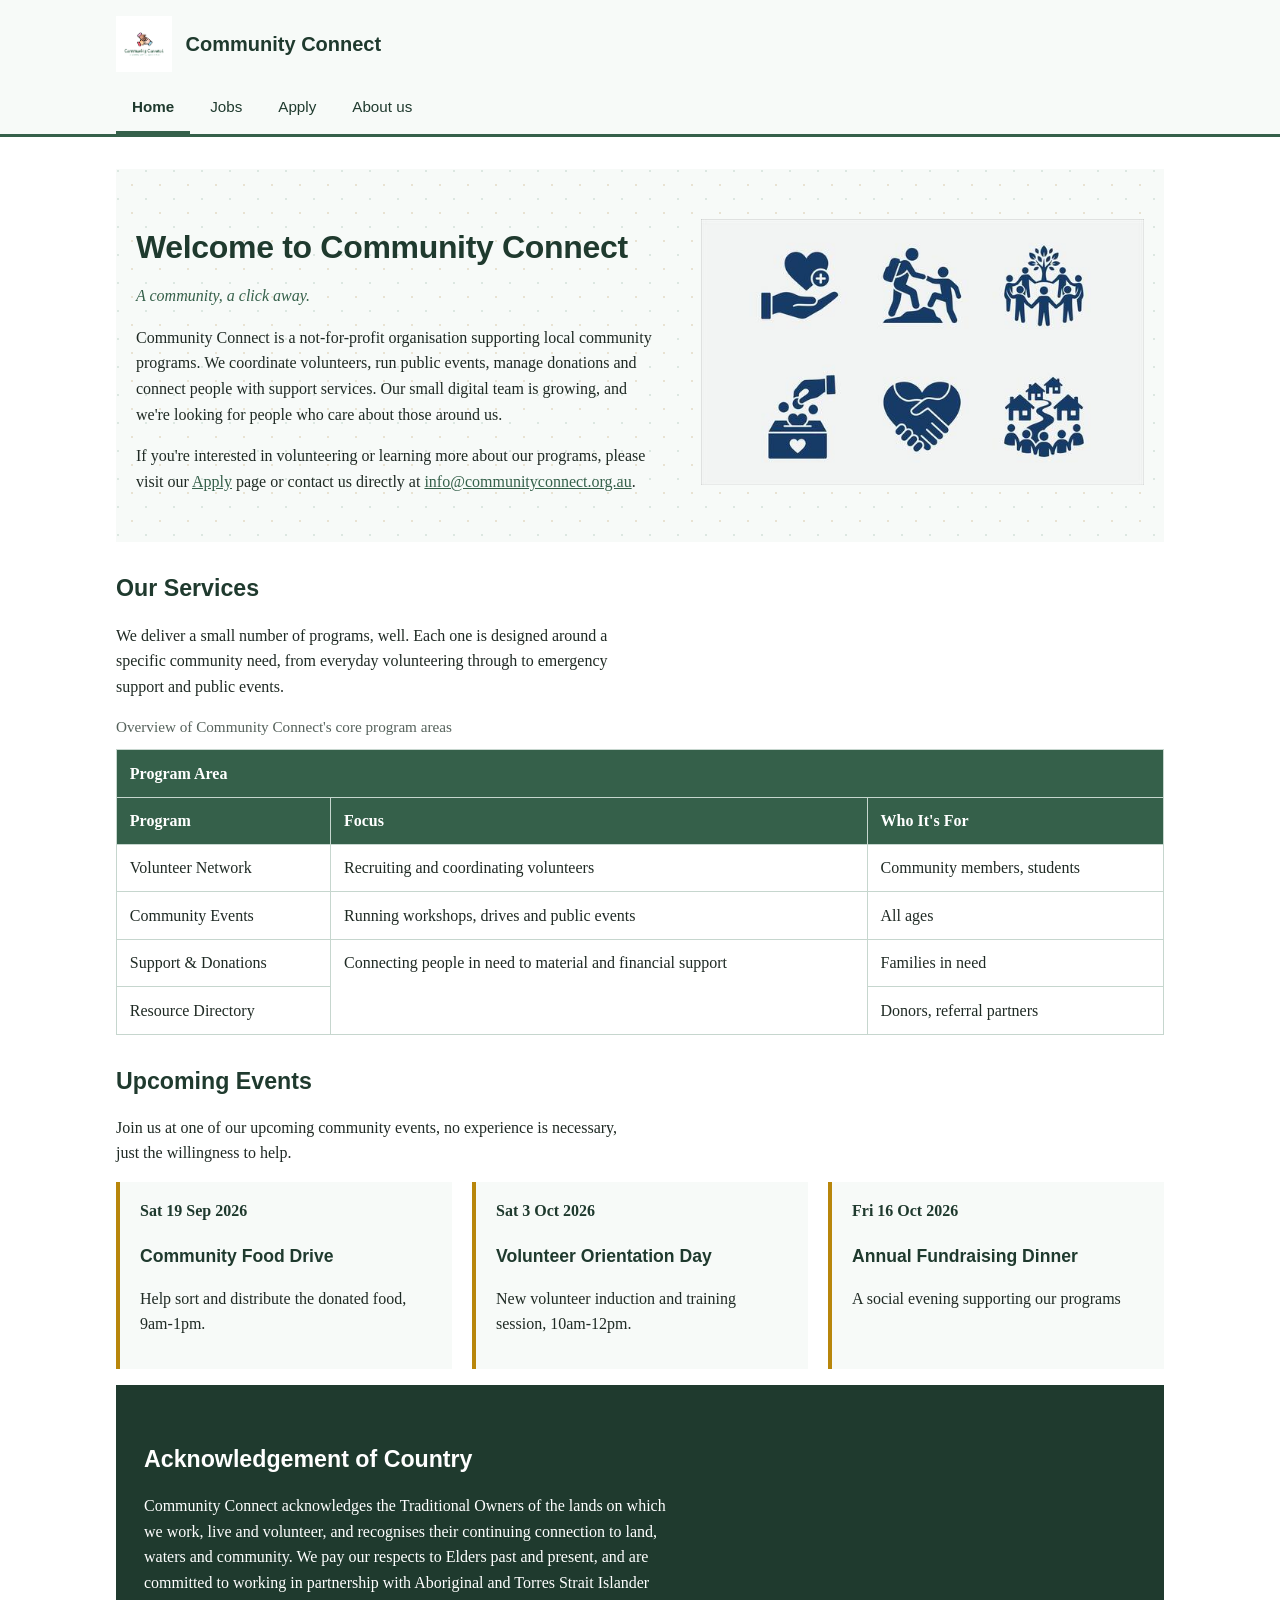
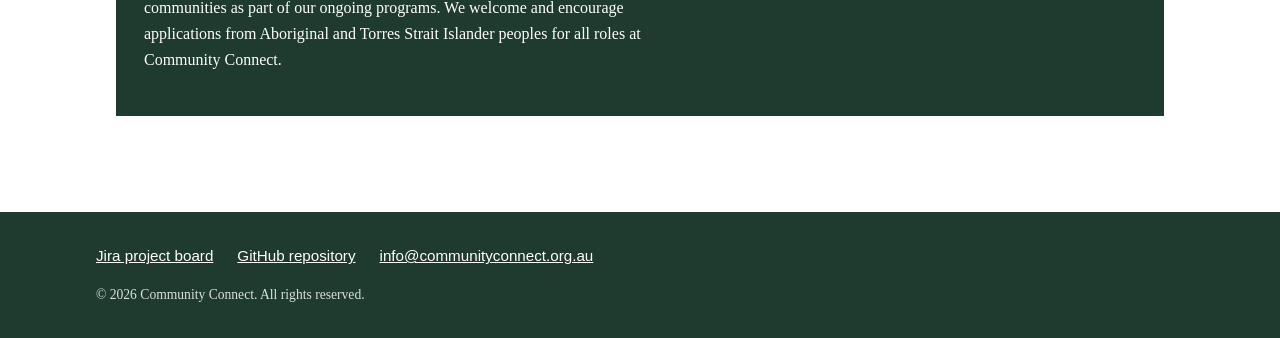
<file: index.html>
<!-- There is usage of Anthropic AI through the Claude API, which I, Vihaan Nambi, had reviewed and made any necessary modifications
 to make the code -->

<!DOCTYPE html>
<html lang="en">
<head>
    <title>Home | Community Connect</title>
    <meta charset="UTF-8">
    <meta name="viewport" content="width=device-width, initial-scale=1">
    <meta name="description" content="Community Connect is a not-for-profit supporting volunteers, community programs, events and local support services.">
    <meta name="author" content="Community Connect">
    <link rel="stylesheet" href="styles.css"> <!-- access to the style sheet (styles.css) -->

    <!-- EMBEDDED CSS (required on every page) -->
    <style>
    .page-home .promContent h1 {
      letter-spacing: -0.01em;
    }
    </style>
</head>

<body class="page-home">

    <!-- Skip link -->
    <a class="skip-link" href="#main-content">Skip to main content</a>

    <!-- Shared header and nav -->
    <header class="site-header">
        <a class="brand" href="index.html">
            <img src="images/logo.png" alt="Community Connect logo" height="56">
            <span class="brand-name">Community Connect</span>
        </a>

        <nav class="site-nav" aria-label="Main navigation">
            <ul>
                <li><a href="index.html" aria-current="page">Home</a></li>
                <li><a href="jobs.html">Jobs</a></li>
                <li><a href="apply.html">Apply</a></li>
                <li><a href="about.html">About us</a></li>
            </ul>
        </nav>
    </header>

    <main id="main-content">

        <!-- Prom: company branding, slogan, description and image. -->
        <section class="prom" aria-labelledby="promHeading">
            <div class="promContent">
                <h1 id="promHeading">Welcome to Community Connect</h1>

                <!-- Company slogan, called out as its own element -->
                <p class="slogan">A community, a click away.</p>

                <!-- Company description -->
                <p>
                    Community Connect is a not-for-profit organisation supporting local community programs. We coordinate volunteers, run public events, manage donations and connect people with support services. Our small digital team is growing, and we're looking for people who care about those around us.
                </p>
                <p>
                    If you're interested in volunteering or learning more about our
                    programs, please visit our <a href="apply.html">Apply</a> page or
                    contact us directly at
                    <a href="mailto:info@communityconnect.org.au">info@communityconnect.org.au</a>.
                </p>
            </div>

            <!-- Suitable image/visual content requirement -->
            <div class="promImage">
                <img src="images/community-image.jpg"
                     alt="Volunteers and community members working together at a local event">
            </div>
        </section>

        <!-- Services table: satisfies the "at least one meaningful table
             demonstrating cell merging" requirement.
             - colspan="3" merges the top header across all columns
             - rowspan="2" merges "Support & Donations" down two rows, since
               both rows describe the same underlying support function -->
        <section aria-labelledby="servicesHeading">
            <h2 id="servicesHeading">Our Services</h2>
            <p>
                We deliver a small number of programs, well. Each one is designed around a specific community need, from everyday volunteering through to emergency support and public events.
            </p>

            <table class="servicesTable">
                <caption>Overview of Community Connect's core program areas</caption>
                <thead>
                    <tr>
                        <th colspan="3">Program Area</th>
                    </tr>
                    <tr>
                        <th scope="col">Program</th>
                        <th scope="col">Focus</th>
                        <th scope="col">Who It's For</th>
                    </tr>
                </thead>
                <tbody>
                    <tr>
                        <td>Volunteer Network</td>
                        <td>Recruiting and coordinating volunteers</td>
                        <td>Community members, students</td>
                    </tr>
                    <tr>
                        <td>Community Events</td>
                        <td>Running workshops, drives and public events</td>
                        <td>All ages</td>
                    </tr>
                    <tr>
                        <td>Support &amp; Donations</td>
                        <td rowspan="2">Connecting people in need to material and financial support</td>
                        <td>Families in need</td>
                    </tr>
                    <tr>
                        <td>Resource Directory</td>
                        <td>Donors, referral partners</td>
                    </tr>
                </tbody>
            </table>
        </section>

        <!-- Events section: community programs/events content -->
        <section aria-labelledby="eventsHeading">
            <h2 id="eventsHeading">Upcoming Events</h2>
            <p>Join us at one of our upcoming community events, no experience is necessary, just the willingness to help.</p>

            <ul class="eventsList">
                <li class="eventCard">
                    <p class="eventDate">Sat 19 Sep 2026</p>
                    <h3>Community Food Drive</h3>
                    <p>Help sort and distribute the donated food, 9am-1pm.</p>
                </li>

                <li class="eventCard">
                    <p class="eventDate">Sat 3 Oct 2026</p>
                    <h3>Volunteer Orientation Day</h3>
                    <p>New volunteer induction and training session, 10am-12pm.</p>
                </li>

                <li class="eventCard">
                    <p class="eventDate">Fri 16 Oct 2026</p>
                    <h3>Annual Fundraising Dinner</h3>
                    <p>A social evening supporting our programs</p>
                </li>
            </ul>
        </section>

        <!-- Acknowledgement of Country -->
        <section class="acknowledgement" aria-labelledby="ackHeading">
            <h2 id="ackHeading">Acknowledgement of Country</h2>
            <p>
                Community Connect acknowledges the Traditional Owners of the lands on which we work, live and volunteer, and recognises their continuing connection to land, waters and community. We pay our respects to Elders past and present, and are committed to working in partnership with Aboriginal and Torres Strait Islander communities as part of our ongoing programs. We welcome and encourage applications from Aboriginal and Torres Strait Islander peoples for all roles at Community Connect.
            </p>
        </section>

    </main>

    <!-- Shared footer - identical classes to jobs.html, apply.html and about.html -->
    <footer class="site-footer">
        <h2 class="visually-hidden">Site information</h2>

        <ul class="footer-links">
            <li><a href="https://student-team-jgdgr2kt.atlassian.net/jira/software/projects/G03/boards/35">Jira project board</a></li>
            <li><a href="https://github.com/thehonouredgooner/G03-Community-and-Social-Services-Organisation">GitHub repository</a></li>
            <li><a href="mailto:info@communityconnect.org.au">info@communityconnect.org.au</a></li>
        </ul>

        <p class="copyright">&copy; 2026 Community Connect. All rights reserved.</p>
    </footer>

</body>
</html>
</file>
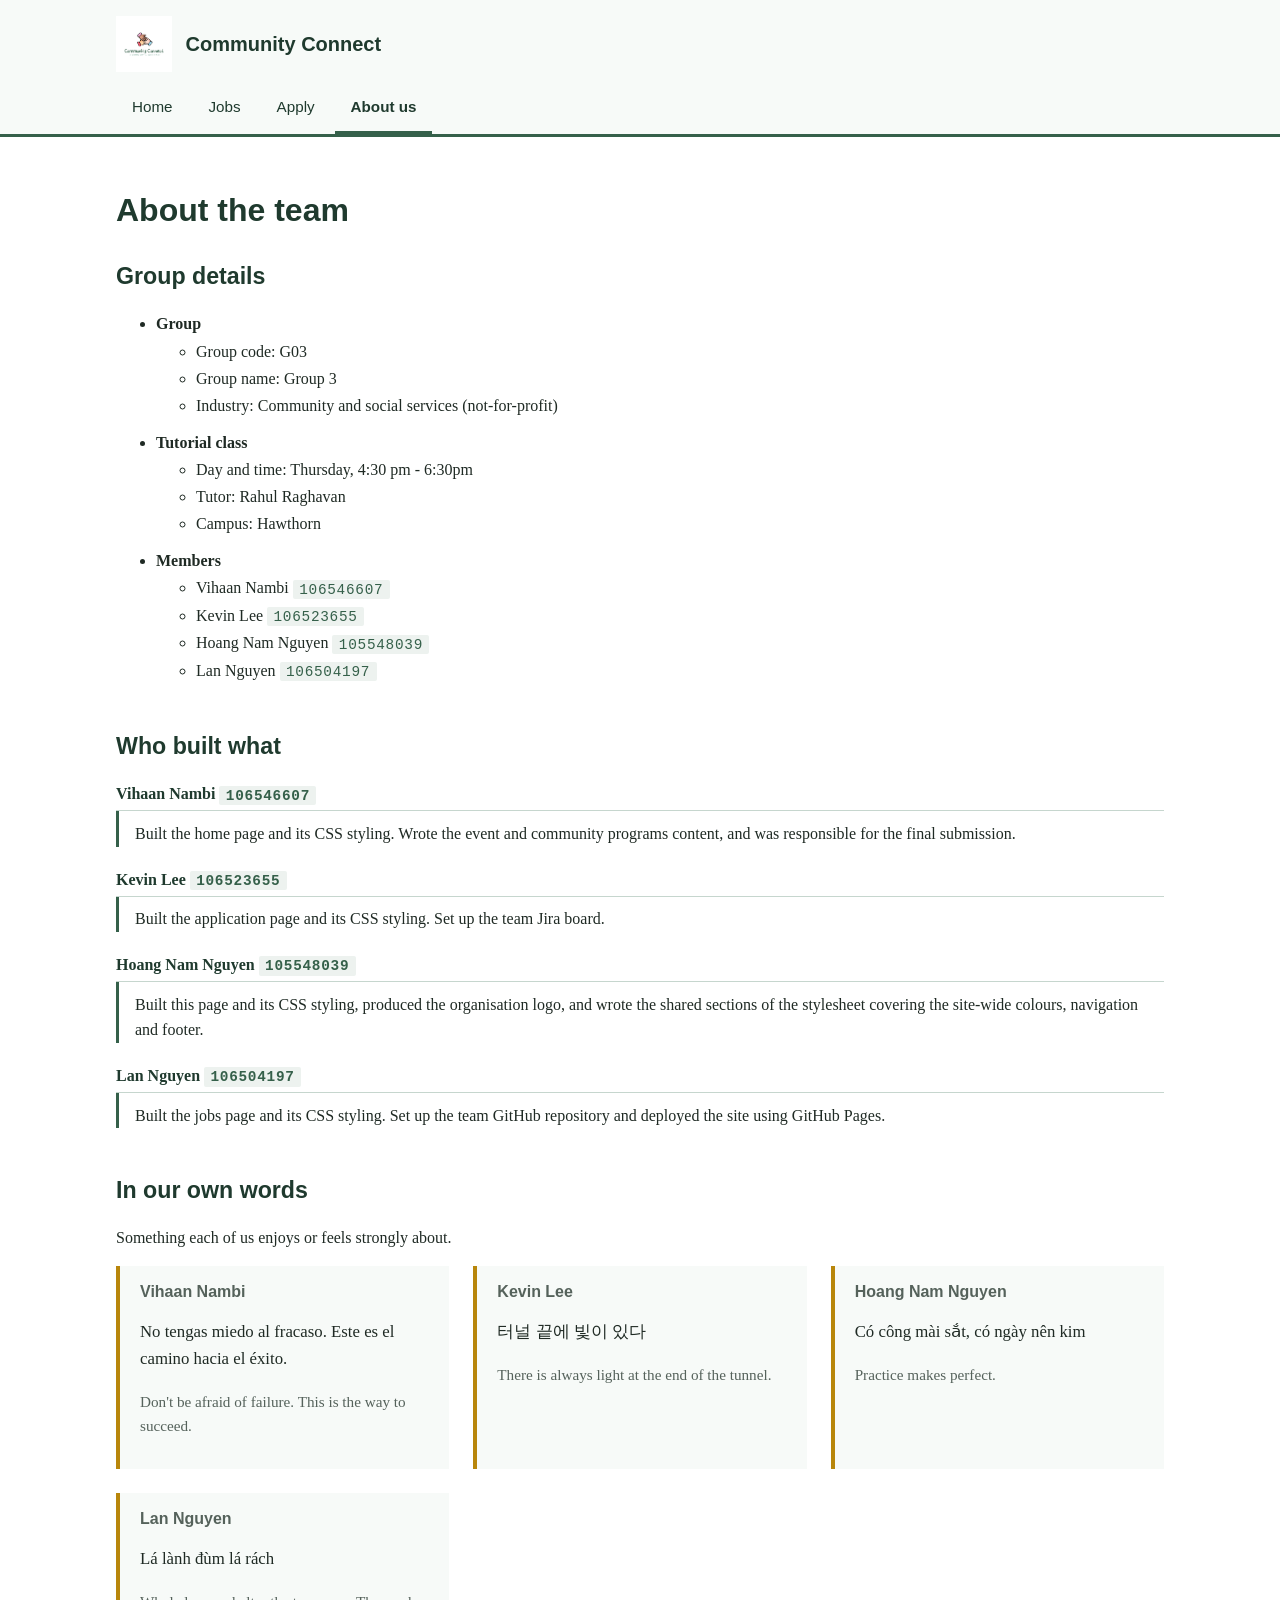
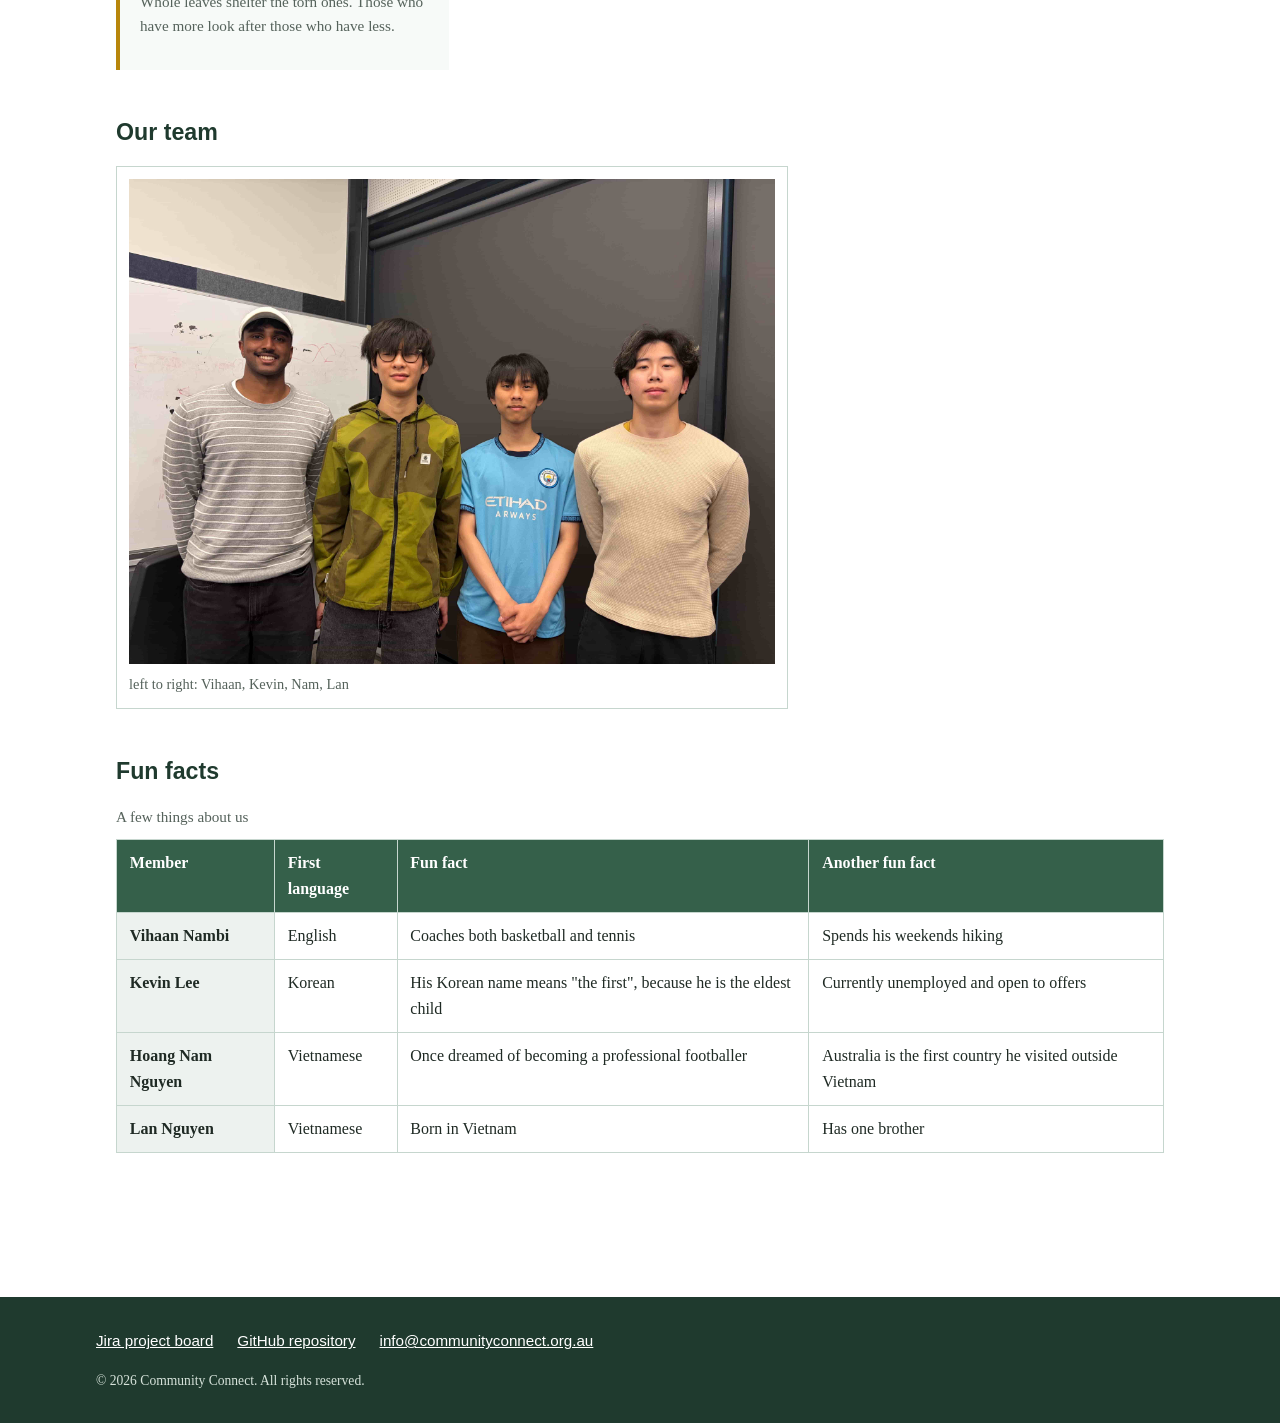
<file: about.html>
<!DOCTYPE html>
<html lang="en">
<head>
  <meta charset="utf-8">
  <meta name="viewport" content="width=device-width, initial-scale=1">
  <meta name="description" content="Meet the student team who designed and built the Community Connect recruitment website.">
  <title>About the Team | Community Connect</title>

  <link rel="stylesheet" href="styles.css">

  <style>
    .page-about .quote-grid {
      display: grid;
      grid-template-columns: repeat(auto-fit, minmax(260px, 1fr));
      gap: 1.5rem;
    }

    .page-about .quote-card blockquote {
      margin: 0;
      font-size: 1.05rem;
    }

    .page-about .translation {
      color: #55625B;
      font-size: 0.95rem;
    }
  </style>
</head>

<body class="page-about">
  <a class="skip-link" href="#main-content">Skip to main content</a>

  <header class="site-header">
    <a class="brand" href="index.html">
      <img src="images/logo.png" alt="Community Connect logo" height="56">
      <span class="brand-name">Community Connect</span>
    </a>

    <nav class="site-nav" aria-label="Main navigation">
      <ul>
        <li><a href="index.html">Home</a></li>
        <li><a href="jobs.html">Jobs</a></li>
        <li><a href="apply.html">Apply</a></li>
        <li><a href="about.html" aria-current="page">About us</a></li>
      </ul>
    </nav>
  </header>

  <main id="main-content">
    <h1>About the team</h1>

    <section aria-labelledby="group-heading">
      <h2 id="group-heading">Group details</h2>

      <ul class="group-details">
        <li>Group
          <ul>
            <li>Group code: G03</li>
            <li>Group name: Group 3</li>
            <li>Industry: Community and social services (not-for-profit)</li>
          </ul>
        </li>
        <li>Tutorial class
          <ul>
            <li>Day and time: Thursday, 4:30 pm - 6:30pm</li>
            <li>Tutor: Rahul Raghavan</li>
            <li>Campus: Hawthorn</li>
          </ul>
        </li>
        <li>Members
          <ul>
            <li>Vihaan Nambi <span class="student-id">106546607</span></li>
            <li>Kevin Lee <span class="student-id">106523655</span></li>
            <li>Hoang Nam Nguyen <span class="student-id">105548039</span></li>
            <li>Lan Nguyen <span class="student-id">106504197</span></li>
          </ul>
        </li>
      </ul>
    </section>

    <section aria-labelledby="contrib-heading">
      <h2 id="contrib-heading">Who built what</h2>

      <dl class="contributions">
        <dt>Vihaan Nambi <span class="student-id">106546607</span></dt>
        <dd>
          Built the home page and its CSS styling. Wrote the event and community programs content, and was responsible for the final submission.
        </dd>

        <dt>Kevin Lee <span class="student-id">106523655</span></dt>
        <dd>
          Built the application page and its CSS styling. Set up the team Jira board.
        </dd>

        <dt>Hoang Nam Nguyen <span class="student-id">105548039</span></dt>
        <dd>
           Built this page and its CSS styling, produced the organisation logo, and wrote the shared sections of the stylesheet covering the site-wide colours, navigation and footer.
        </dd>

        <dt>Lan Nguyen <span class="student-id">106504197</span></dt>
        <dd>
           Built the jobs page and its CSS styling. Set up the team GitHub repository and deployed the site using GitHub Pages.
        </dd>
      </dl>
    </section>

    <section aria-labelledby="quotes-heading">
      <h2 id="quotes-heading">In our own words</h2>

      <p>Something each of us enjoys or feels strongly about.</p>

      <div class="quote-grid"> 

        <article class="quote-card">
          <h3>Vihaan Nambi</h3>
          <blockquote lang="es">
            <p>No tengas miedo al fracaso. Este es el camino hacia el éxito.</p>
          </blockquote>
          <p class="translation" lang="en">Don't be afraid of failure. This is the way to succeed.</p>
        </article>

        <article class="quote-card">
          <h3>Kevin Lee</h3>
          <blockquote lang="ko">
            <p>터널 끝에 빛이 있다</p>
          </blockquote>
          <p class="translation" lang="en">There is always light at the end of the tunnel.</p>
        </article>

        <article class="quote-card">
          <h3>Hoang Nam Nguyen</h3>
          <blockquote lang="vi">
            <p>Có công mài sắt, có ngày nên kim</p>
          </blockquote>
          <p class="translation" lang="en">Practice makes perfect.</p>
        </article>

        <article class="quote-card">
          <h3>Lan Nguyen</h3>
          <blockquote lang="vi">
            <p>Lá lành đùm lá rách</p>
          </blockquote>
          <p class="translation" lang="en">Whole leaves shelter the torn ones. Those who have more look after those who have less.</p>
        </article>

      </div>
    </section>

    <section aria-labelledby="photo-heading">
      <h2 id="photo-heading">Our team</h2>

      <figure class="group-figure">
        <img src="images/group-photo.jpg"
             alt="picture of the four team members"
             style="max-width: 100%;">
        <figcaption>left to right: Vihaan, Kevin, Nam, Lan</figcaption>
      </figure>
    </section>

    <section aria-labelledby="facts-heading">
      <h2 id="facts-heading">Fun facts</h2>

      <table class="team-table">
        <caption>A few things about us</caption>
        <thead>
          <tr>
            <th scope="col">Member</th>
            <th scope="col">First language</th>
            <th scope="col">Fun fact</th>
            <th scope="col">Another fun fact</th>
          </tr>
        </thead>
        <tbody>
          <tr>
            <th scope="row">Vihaan Nambi</th>
            <td>English</td>
            <td>Coaches both basketball and tennis</td>
            <td>Spends his weekends hiking</td>
          </tr>
          <tr>
            <th scope="row">Kevin Lee</th>
            <td>Korean</td>
            <td>His Korean name means "the first", because he is the eldest child</td>
            <td>Currently unemployed and open to offers</td>
          </tr>
          <tr>
            <th scope="row">Hoang Nam Nguyen</th>
            <td>Vietnamese</td>
            <td>Once dreamed of becoming a professional footballer</td>
            <td>Australia is the first country he visited outside Vietnam</td>
          </tr>
          <tr>
            <th scope="row">Lan Nguyen</th>
            <td>Vietnamese</td>
            <td>Born in Vietnam</td>
            <td>Has one brother</td>
          </tr>
        </tbody>
      </table>
    </section>
  </main>

  <footer class="site-footer">
    <h2 class="visually-hidden">Site information</h2>

    <ul class="footer-links">
      <li><a href="https://student-team-jgdgr2kt.atlassian.net/jira/software/projects/G03/boards/35">Jira project board</a></li>
      <li><a href="https://github.com/thehonouredgooner/G03-Community-and-Social-Services-Organisation">GitHub repository</a></li>
      <li><a href="mailto:info@communityconnect.org.au">info@communityconnect.org.au</a></li>
    </ul>

    <p class="copyright">
      &copy; 2026 Community Connect. All rights reserved.
    </p>
  </footer>

</body>
</html>
</file>
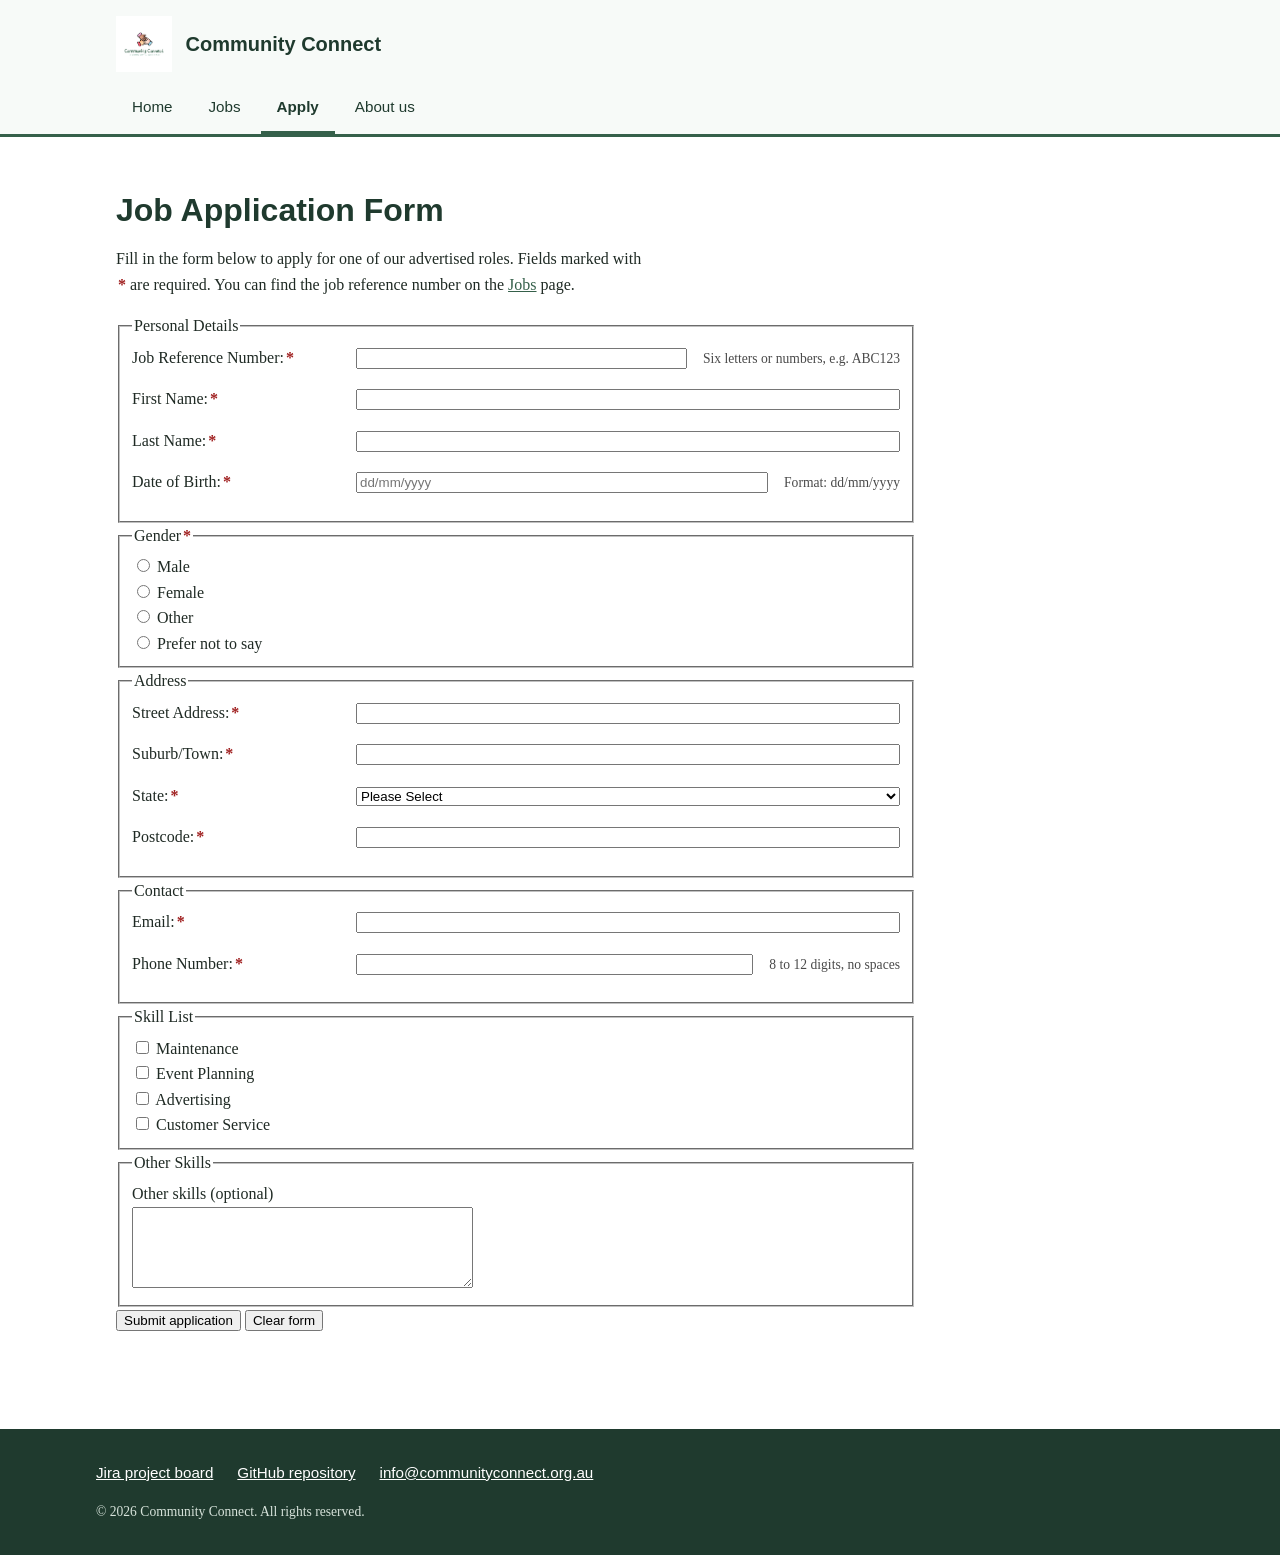
<file: apply.html>
<!DOCTYPE html>
<html lang="en">
    <head>
        <title>Apply | Community Connect</title>
        <meta charset="UTF-8">
        <meta name="description" content="Apply for a position at Community Connect. Submit your job application online.">
        <meta name="keywords" content="job application, apply, careers, recruitment">
        <meta name="author" content="Kevin Lee">
        <meta name="viewport" content="width=device-width, initial-scale=1">
        <link rel="stylesheet" href="styles.css">

        <!-- Parts of this form were drafted with help from Claude (Anthropic), then reviewed and edited by the author. -->
        
        <!-- EMBEDDED CSS: only this page has a form, so these two rules are kept here instead of in styles.css. -->
        <style>
            .req {
                color: #A02020;          /* dark red */
                font-weight: bold;
                margin-left: 2px;
            }

            .hint {
                display: block;
                font-size: 0.85em;
                color: #4A4A4A;          /* readable grey */
            }
        </style>
    </head>

    <body class="page-apply"><a class="skip-link" href="#main-content">Skip to main content</a>

        <!-- Shared header and nav - the same on all four pages. -->
        <header class="site-header">
            <a class="brand" href="index.html">
                <img src="images/logo.png" alt="Community Connect logo" height="56">
                <span class="brand-name">Community Connect</span>
            </a>

            <nav class="site-nav" aria-label="Main navigation">
                <ul>
                    <li><a href="index.html">Home</a></li>
                    <li><a href="jobs.html">Jobs</a></li>
                    <li><a href="apply.html" aria-current="page">Apply</a></li>
                    <li><a href="about.html">About us</a></li>
                </ul>
            </nav>
        </header>

        <main id="main-content">
            <h1>Job Application Form</h1>
            <p>
                Fill in the form below to apply for one of our advertised roles.
                Fields marked with <span class="req">*</span> are required.
                You can find the job reference number on the
                <a href="jobs.html">Jobs</a> page.
            </p>

            <!-- POST is used because the form sends personal details. The action URL is set by the unit. -->
            <form action="https://mercury.swin.edu.au/it000000/formtest.php" method="post">        
                <fieldset>
                    <legend>Personal Details</legend>

                    <!-- {6} means exactly six letters or numbers, no more and no less. -->
                    <div class="form-row">
                        <label for="JobRef">Job Reference Number:<span class="req" aria-hidden="true">*</span></label>
                        <input type="text" id="JobRef" name="JobRef" 
                            required
                            pattern="[A-Za-z0-9]{6}" 
                            maxlength="6"
                            title="Six letters or numbers, for example ABC123">
                        <small class="hint">Six letters or numbers, e.g. ABC123</small>
                    </div>

                    <div class="form-row"> 
                        <label for="Firstname">First Name:<span class="req" aria-hidden="true">*</span></label>
                        <input type="text" id="Firstname" name="Firstname" 
                            required 
                            pattern="[A-Za-z]{1,20}" 
                            maxlength="20" 
                            autocomplete="given-name"
                            title="Letters only, up to 20 characters">
                    </div>

                    <div class="form-row"> 
                        <label for="Lastname">Last Name:<span class="req" aria-hidden="true">*</span></label>
                        <input type="text" id="Lastname" name="Lastname" 
                            required
                            pattern="[A-Za-z]{1,20}" 
                            maxlength="20" 
                            autocomplete="family-name"
                            title="Letters only, up to 20 characters">
                    </div>

                    <!-- type="text", not type="date", because a date input forces yyyy-mm-dd and the unit asks for dd/mm/yyyy. -->
                    <div class="form-row"> 
                        <label for="DOB">Date of Birth:<span class="req" aria-hidden="true">*</span></label>
                        <input type="text" id="DOB" name="DOB" 
                            required
                            pattern="(0[1-9]|[12][0-9]|3[01])/(0[1-9]|1[0-2])/(19|20)[0-9]{2}" 
                            maxlength="10"
                            autocomplete="bday"
                            title="Use the format dd/mm/yyyy, for example 09/03/2004"
                            placeholder="dd/mm/yyyy">
                        <small class="hint">Format: dd/mm/yyyy</small>
                    </div>
                </fieldset>

                
                <fieldset>

                    <!-- The radios share one name, which is what groups them, and each needs its own value. -->
                    <legend>Gender<span class="req" aria-hidden="true">*</span></legend>

                    <div>
                        <input type="radio" id="genderMale" name="gender" value="male" required>
                        <label for="genderMale">Male</label>
                    </div>

                    <div>
                        <input type="radio" id="genderFemale" name="gender" value="female">
                        <label for="genderFemale">Female</label>
                    </div>

                    <div>
                        <input type="radio" id="genderOther" name="gender" value="other">
                        <label for="genderOther">Other</label>
                    </div>

                    <div>
                        <input type="radio" id="genderNoSay" name="gender" value="not-stated">
                        <label for="genderNoSay">Prefer not to say</label>
                    </div>
                </fieldset>
                
                <fieldset>
                    <legend>Address</legend>

                    <div class="form-row">
                        <label for="address">Street Address:<span class="req" aria-hidden="true">*</span></label>
                        <input type="text" id="address" name="address" 
                            required
                            maxlength="40" 
                            autocomplete="address-line1"
                            title="up to 40 characters">
                    </div>

                    <div class="form-row">
                        <label for="suburb">Suburb/Town:<span class="req" aria-hidden="true">*</span></label>
                        <input type="text" id="suburb" name="suburb"
                            required   
                            maxlength="40"
                            autocomplete="address-level2"
                            title="up to 40 characters">
                    </div>

                    <div class="form-row">
                        <label for="state">State:<span class="req" aria-hidden="true">*</span></label>
                        <select id="state" name="state" required>
                            <option value="">Please Select</option>
                            <option value="vic">VIC</option>
                            <option value="nsw">NSW</option>
                            <option value="qld">QLD</option>
                            <option value="nt">NT</option>
                            <option value="wa">WA</option>
                            <option value="sa">SA</option>
                            <option value="tas">TAS</option>
                            <option value="act">ACT</option>
                        </select>
                    </div>

                    <!-- type="text" keeps the leading zero in NT postcodes such as 0800, which type="number" would drop. -->
                    <div class="form-row">
                        <label for="postcode">Postcode:<span class="req" aria-hidden="true">*</span></label>
                        <input type="text" id="postcode" name="postcode" 
                            required
                            maxlength="4"
                            pattern="[0-9]{4}" 
                            inputmode="numeric"
                            autocomplete="postal-code"
                            title="Exactly four digits, for example 3000">
                    </div>
                </fieldset>
                
                <fieldset>
                    <legend>Contact</legend>

                    <!-- type="email" checks the format on its own, so no pattern is needed. -->
                    <div class="form-row">
                        <label for="email">Email:<span class="req" aria-hidden="true">*</span></label>
                        <input type="email" id="email" name="email" 
                            required
                            autocomplete="email"
                            title="Enter a valid email address, for example name@example.com">
                    </div>
                    
                    <!-- {8,12} allows 8 to 12 digits. -->
                    <div class="form-row">
                        <label for="phone">Phone Number:<span class="req" aria-hidden="true">*</span></label>
                        <input type="tel" id="phone" name="phone" 
                            required
                            pattern="[0-9]{8,12}"                            
                            maxlength="12" 
                            inputmode="numeric"
                            autocomplete="tel"
                            title="Between 8 and 12 digits, numbers only">                        
                        <small class="hint">8 to 12 digits, no spaces</small>
                    </div>
                </fieldset>
                
                <fieldset>
                    <legend>Skill List</legend>

                    <!-- name="skills[]" lets PHP receive every box that was ticked, not just the last one. -->
                    <div>
                        <input type="checkbox" id="skillMaintenance" name="skills[]" value="maintenance">
                        <label for="skillMaintenance">Maintenance</label>
                    </div>

                    <div>
                        <input type="checkbox" id="skillEvent" name="skills[]" value="event-planning">
                        <label for="skillEvent">Event Planning</label>
                    </div>

                    <div>
                        <input type="checkbox" id="skillAdvert" name="skills[]" value="advertising">
                        <label for="skillAdvert">Advertising</label>
                    </div>

                    <div>
                        <input type="checkbox" id="skillCustomer" name="skills[]" value="customer-service">
                        <label for="skillCustomer">Customer Service</label>
                    </div>
                    
                </fieldset>

                <fieldset>
                    <legend>Other Skills</legend>

                    <!-- INLINE CSS: a one-off rule so the box cannot be dragged wider than the form. -->
                    <div>
                        <label for="otherSkills">Other skills (optional)</label>
                        <br>
                        <textarea id="otherSkills" name="otherSkills"
                                rows="5" cols="40"
                                style="resize: vertical;"></textarea>
                    </div>
            </fieldset>
                
            <div>
                <button type="submit">Submit application</button>
                <button type="reset">Clear form</button>
            </div>

            </form>

        </main>


        <!-- Shared footer - the three project links are required on the site. -->
        <footer class="site-footer">
            <h2 class="visually-hidden">Site information</h2>

            <ul class="footer-links">
                <li><a href="https://student-team-jgdgr2kt.atlassian.net/jira/software/projects/G03/boards/35">Jira project board</a></li>
                <li><a href="https://github.com/thehonouredgooner/G03-Community-and-Social-Services-Organisation">GitHub repository</a></li>
                <li><a href="mailto:info@communityconnect.org.au">info@communityconnect.org.au</a></li>
            </ul>

            <p class="copyright">
                &copy; 2026 Community Connect. All rights reserved.
            </p>
        </footer>
    </body>
    </html>
</file>
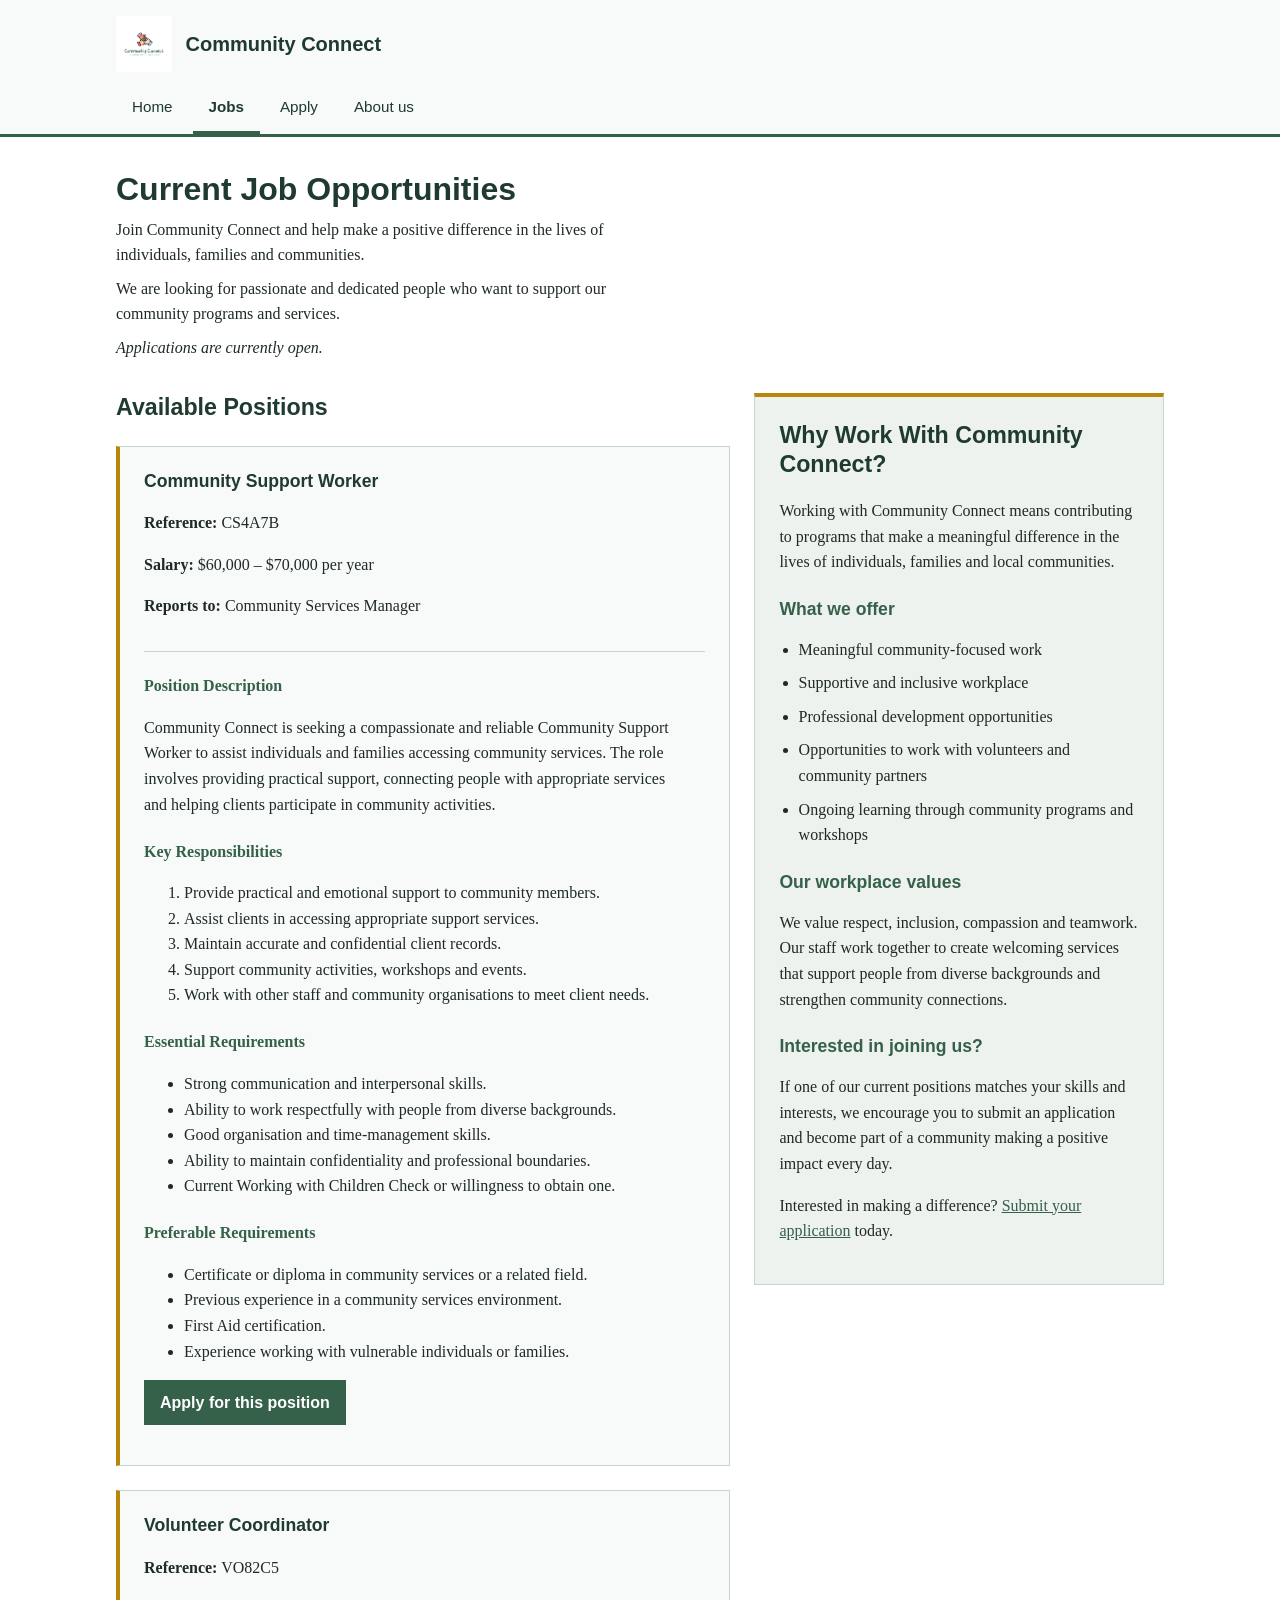
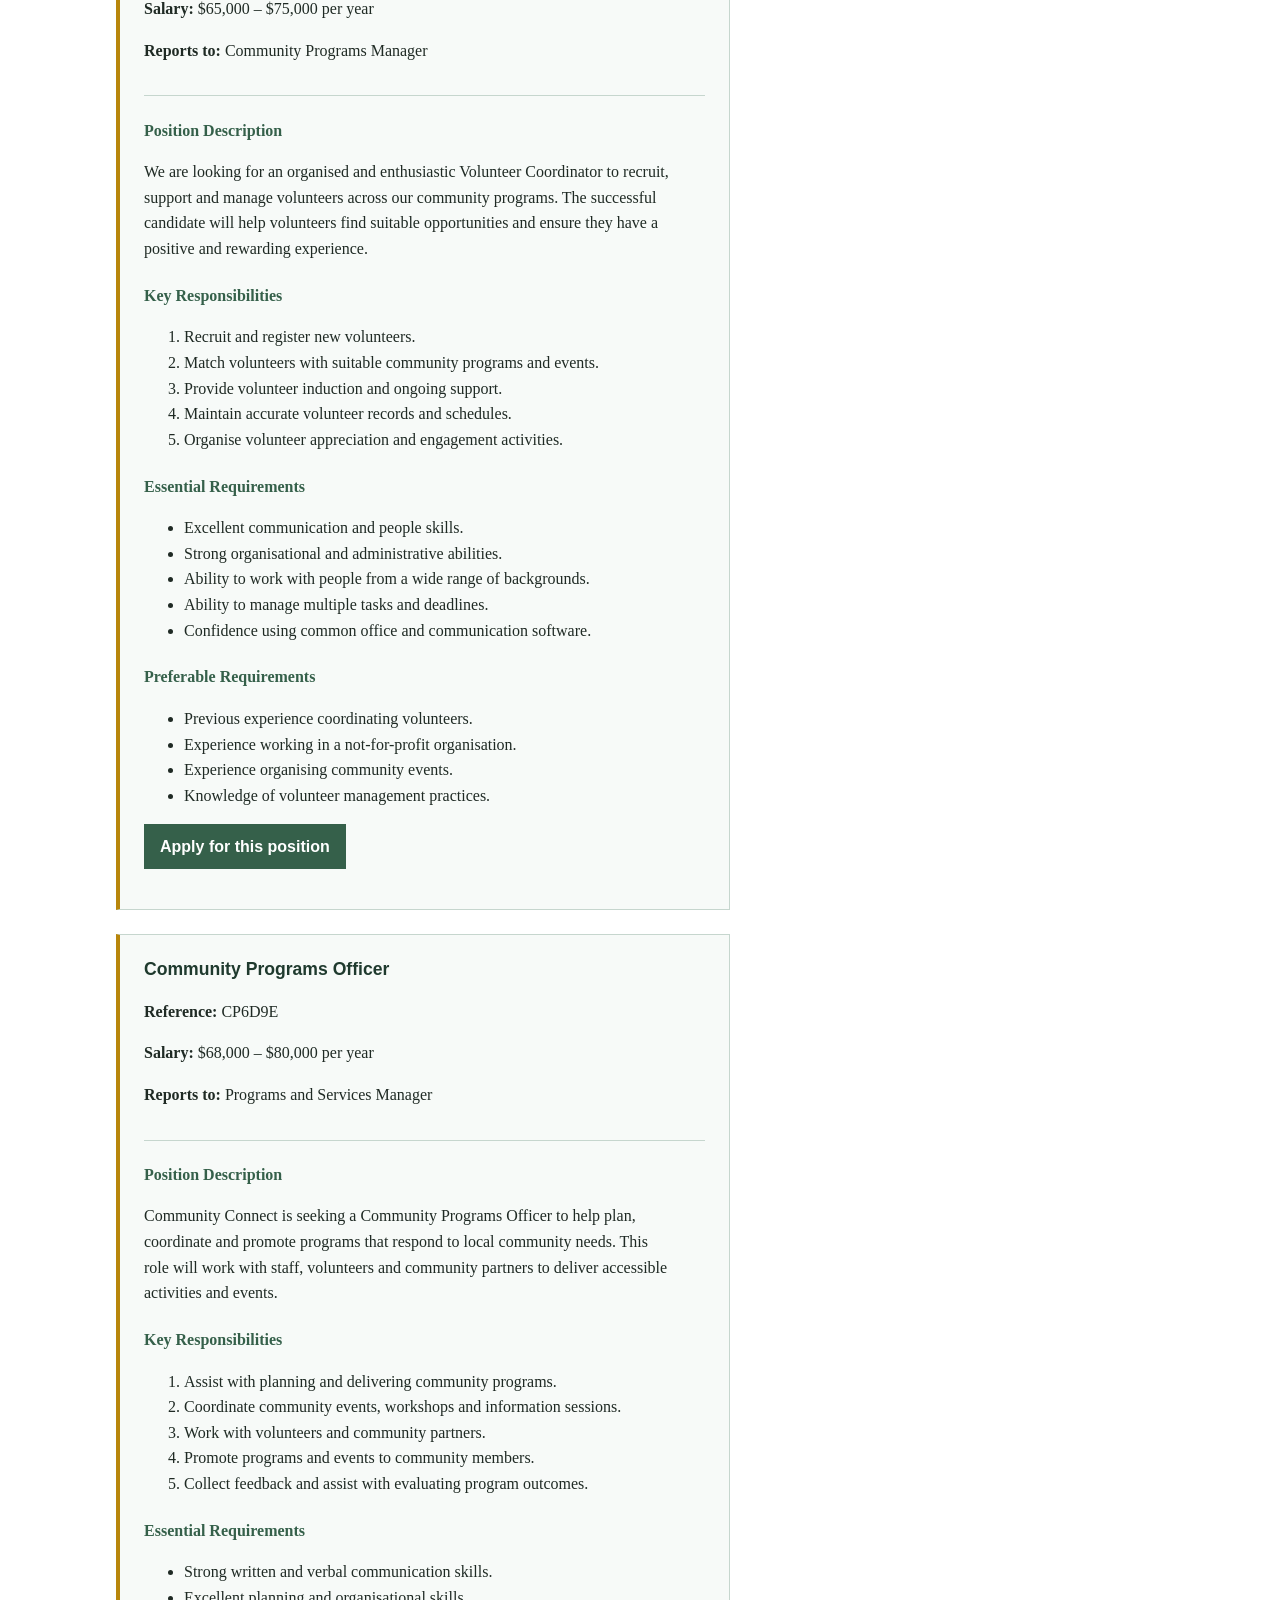
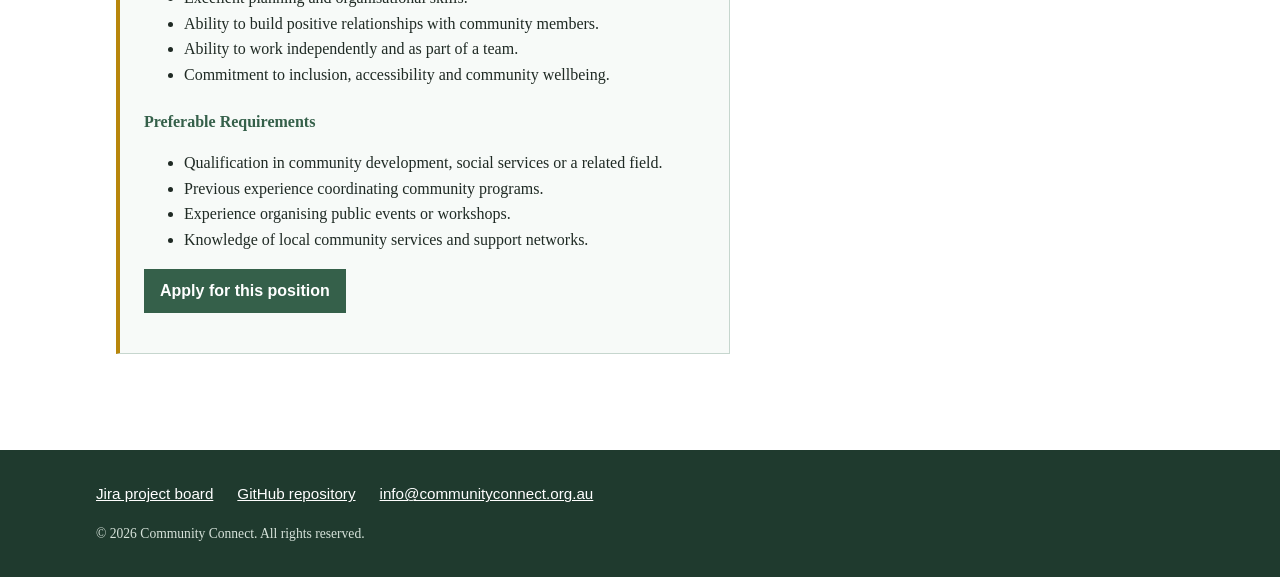
<file: jobs.html>
<!DOCTYPE html>
<html lang="en">
<head>
    <meta charset="UTF-8">
    <meta name="viewport" content="width=device-width, initial-scale=1.0">
    <meta name="description" content="Explore current job opportunities at Community Connect.">
    <title>Jobs | Community Connect</title>
    <link rel="stylesheet" href="styles.css">

    <link rel="stylesheet" href="styles.css">

    <style>
        .job-note {
            font-style: italic;
        }
        
    </style>
</head>

<body class="page-jobs">

    <a class="skip-link" href="#main-content">Skip to main content</a>

    <header class="site-header">
        <a class="brand" href="index.html">
            <img src="images/logo.png" alt="Community Connect logo" height="56">
            <span class="brand-name">Community Connect</span>  
        </a>

        <nav class="site-nav" aria-label="Main navigation">
            <ul>
                <li><a href="index.html">Home</a></li>
                <li><a href="jobs.html" aria-current="page">Jobs</a></li>
                <li><a href="apply.html">Apply</a></li>
                <li><a href="about.html">About us</a></li>
            </ul>
        </nav>
    </header>

    <main id="main-content">

        <section>
            <h1>Current Job Opportunities</h1>

            <p>
                Join Community Connect and help make a positive difference
                in the lives of individuals, families and communities.
            </p>

            <p>
                We are looking for passionate and dedicated people who want
                to support our community programs and services.
            </p>

            <p class="job-note">Applications are currently open.</p>
        </section>


        <section aria-labelledby="available-jobs">
            <h2 id="available-jobs">Available Positions</h2>

            <article>
                <header>
                    <h3>Community Support Worker</h3>

                    <p>
                        <strong>Reference:</strong> CS4A7B
                    </p>

                    <p>
                        <strong>Salary:</strong> $60,000 – $70,000 per year
                    </p>

                    <p>
                        <strong>Reports to:</strong> Community Services Manager
                    </p>
                </header>

                <section>
                    <h4>Position Description</h4>

                    <p>
                        Community Connect is seeking a compassionate and
                        reliable Community Support Worker to assist individuals
                        and families accessing community services. The role
                        involves providing practical support, connecting people
                        with appropriate services and helping clients participate
                        in community activities.
                    </p>
                </section>

                <section>
                    <h4>Key Responsibilities</h4>

                    <ol>
                        <li>Provide practical and emotional support to community members.</li>
                        <li>Assist clients in accessing appropriate support services.</li>
                        <li>Maintain accurate and confidential client records.</li>
                        <li>Support community activities, workshops and events.</li>
                        <li>Work with other staff and community organisations to meet client needs.</li>
                    </ol>
                </section>

                <section>
                    <h4>Essential Requirements</h4>

                    <ul>
                        <li>Strong communication and interpersonal skills.</li>
                        <li>Ability to work respectfully with people from diverse backgrounds.</li>
                        <li>Good organisation and time-management skills.</li>
                        <li>Ability to maintain confidentiality and professional boundaries.</li>
                        <li>Current Working with Children Check or willingness to obtain one.</li>
                    </ul>
                </section>

                <section>
                    <h4>Preferable Requirements</h4>

                    <ul>
                        <li>Certificate or diploma in community services or a related field.</li>
                        <li>Previous experience in a community services environment.</li>
                        <li>First Aid certification.</li>
                        <li>Experience working with vulnerable individuals or families.</li>
                    </ul>
                </section>

                <p>
                    <a href="apply.html">Apply for this position</a>
                </p>
            </article>


            <article>
                <header>
                    <h3>Volunteer Coordinator</h3>

                    <p>
                        <strong>Reference:</strong> VO82C5
                    </p>

                    <p>
                        <strong>Salary:</strong> $65,000 – $75,000 per year
                    </p>

                    <p>
                        <strong>Reports to:</strong> Community Programs Manager
                    </p>
                </header>

                <section>
                    <h4>Position Description</h4>

                    <p>
                        We are looking for an organised and enthusiastic
                        Volunteer Coordinator to recruit, support and manage
                        volunteers across our community programs. The successful
                        candidate will help volunteers find suitable opportunities
                        and ensure they have a positive and rewarding experience.
                    </p>
                </section>

                <section>
                    <h4>Key Responsibilities</h4>

                    <ol>
                        <li>Recruit and register new volunteers.</li>
                        <li>Match volunteers with suitable community programs and events.</li>
                        <li>Provide volunteer induction and ongoing support.</li>
                        <li>Maintain accurate volunteer records and schedules.</li>
                        <li>Organise volunteer appreciation and engagement activities.</li>
                    </ol>
                </section>

                <section>
                    <h4>Essential Requirements</h4>

                    <ul>
                        <li>Excellent communication and people skills.</li>
                        <li>Strong organisational and administrative abilities.</li>
                        <li>Ability to work with people from a wide range of backgrounds.</li>
                        <li>Ability to manage multiple tasks and deadlines.</li>
                        <li>Confidence using common office and communication software.</li>
                    </ul>
                </section>

                <section>
                    <h4>Preferable Requirements</h4>

                    <ul>
                        <li>Previous experience coordinating volunteers.</li>
                        <li>Experience working in a not-for-profit organisation.</li>
                        <li>Experience organising community events.</li>
                        <li>Knowledge of volunteer management practices.</li>
                    </ul>
                </section>

                <p>
                    <a href="apply.html">Apply for this position</a>
                </p>
            </article>


            <article>
                <header>
                    <h3>Community Programs Officer</h3>

                    <p>
                        <strong>Reference:</strong> CP6D9E
                    </p>

                    <p>
                        <strong>Salary:</strong> $68,000 – $80,000 per year
                    </p>

                    <p>
                        <strong>Reports to:</strong> Programs and Services Manager
                    </p>
                </header>

                <section>
                    <h4>Position Description</h4>

                    <p>
                        Community Connect is seeking a Community Programs Officer
                        to help plan, coordinate and promote programs that respond
                        to local community needs. This role will work with staff,
                        volunteers and community partners to deliver accessible
                        activities and events.
                    </p>
                </section>

                <section>
                    <h4>Key Responsibilities</h4>

                    <ol>
                        <li>Assist with planning and delivering community programs.</li>
                        <li>Coordinate community events, workshops and information sessions.</li>
                        <li>Work with volunteers and community partners.</li>
                        <li>Promote programs and events to community members.</li>
                        <li>Collect feedback and assist with evaluating program outcomes.</li>
                    </ol>
                </section>

                <section>
                    <h4>Essential Requirements</h4>

                    <ul>
                        <li>Strong written and verbal communication skills.</li>
                        <li>Excellent planning and organisational skills.</li>
                        <li>Ability to build positive relationships with community members.</li>
                        <li>Ability to work independently and as part of a team.</li>
                        <li>Commitment to inclusion, accessibility and community wellbeing.</li>
                    </ul>
                </section>

                <section>
                    <h4>Preferable Requirements</h4>

                    <ul>
                        <li>Qualification in community development, social services or a related field.</li>
                        <li>Previous experience coordinating community programs.</li>
                        <li>Experience organising public events or workshops.</li>
                        <li>Knowledge of local community services and support networks.</li>
                    </ul>
                </section>

                <p>
                    <a href="apply.html">Apply for this position</a>
                </p>
            </article>

        </section>


        <aside>
            <h2>Why Work With Community Connect?</h2>

            <p>
                Working with Community Connect means contributing to programs
                that make a meaningful difference in the lives of individuals,
                families and local communities.
            </p>

            <h3>What we offer</h3>
            <ul>
                <li>Meaningful community-focused work</li>
                <li>Supportive and inclusive workplace</li>
                <li>Professional development opportunities</li>
                <li>Opportunities to work with volunteers and community partners</li>
                <li>Ongoing learning through community programs and workshops</li>
            </ul>

            <h3>Our workplace values</h3>
            <p>
                We value respect, inclusion, compassion and teamwork. Our staff
                work together to create welcoming services that support people
                from diverse backgrounds and strengthen community connections.
            </p>

            <h3>Interested in joining us?</h3>
            <p>
                If one of our current positions matches your skills and interests,
                we encourage you to submit an application and become part of a
                community making a positive impact every day.
            </p>

            <p>
                Interested in making a difference?
                <a href="apply.html">Submit your application</a> today.
            </p>
        </aside>

    </main>


    <footer class="site-footer">
        <h2 class="visually-hidden">Site information</h2>

        <ul class="footer-links">
            <li>
                <a href="https://student-team-jgdgr2kt.atlassian.net/jira/software/projects/G03/boards/35">
                    Jira project board
                </a>
            </li>

            <li>
                <a href="https://github.com/thehonouredgooner/G03-Community-and-Social-Services-Organisation">
                    GitHub repository
                </a>
            </li>

            <li>
                <a href="mailto:info@communityconnect.org.au">
                    info@communityconnect.org.au
                </a>
            </li>
        </ul>

        <p class="copyright">
            &copy; 2026 Community Connect. All rights reserved.
        </p>
    </footer>

</body>
</html>
</file>
<file: styles.css>
/* ----------------------------------------------------------
   1. COLOURS AND BASE                       (owner: Hoang Nam Nguyen)
     ---------------------------------------------------------- */
/* Colour palette used across the site (hexadecimal values)
   #1F2A24  body text            #35604A  primary green
   #1F3A2E  dark green           #B8860B  accent gold
   #55625B  muted text           #C6D6CE  borders
   #EDF2EF  light fill           #F7FAF8  panel background */
 
* {
    box-sizing: border-box;
}
 
body {
    margin: 0;
    font-family: Georgia, "Times New Roman", serif;
    line-height: 1.6;
    color: #1F2A24;
    background-color: #FFFFFF;
}
 
h1, h2, h3 {
    font-family: "Segoe UI", Tahoma, Verdana, sans-serif;
    line-height: 1.25;
    color: #1F3A2E;
}
 
h1 { font-size: 2rem;    margin-bottom: 0.75rem; }
h2 { font-size: 1.45rem; margin-top: 2rem; }
h3 { font-size: 1.1rem;  margin-top: 1.4rem; }
 
p {
    max-width: 66ch;
}
 
a {
    color: #35604A;
}
 
a:hover,
a:focus {
    color: #1F3A2E;
}
 
img {
    max-width: 100%;
    height: auto;
}
 
main {
    max-width: 68rem;
    margin: 0 auto;
    padding: 2rem 1.25rem 3rem;
}
 
/* Shared table styling - used on the home page and the about page */
table {
    border-collapse: collapse;
    width: 100%;
}
 
th, td {
    padding: 0.65rem 0.8rem;
    border: 1px solid #C6D6CE;
    text-align: left;
    vertical-align: top;
}
 
thead th {
    background-color: #35604A;
    color: #FFFFFF;
}
 
caption {
    text-align: left;
    font-size: 0.95rem;
    color: #55625B;
    padding-bottom: 0.6rem;
}
 
/* Accessibility helpers */
 
/* Content that only screen readers need to hear */
.visually-hidden {
    position: absolute;
    width: 1px;
    height: 1px;
    overflow: hidden;
    clip: rect(0 0 0 0);
    white-space: nowrap;
}
 
/* Lets keyboard users jump past the nav straight to the content.
   Sits off screen until it receives keyboard focus. */
.skip-link {
    position: absolute;
    left: -9999px;
    top: 0;
    padding: 0.6rem 1rem;
    background-color: #35604A;
    color: #FFFFFF;
    z-index: 100;
}
 
.skip-link:focus {
    left: 0;
}
 
/* Visible focus outline on everything interactive */
a:focus,
button:focus,
input:focus,
select:focus,
textarea:focus {
    outline: 3px solid #B8860B;
    outline-offset: 2px;
}
 
@media screen and (max-width: 700px) {
    h1 { font-size: 1.6rem; }
    h2 { font-size: 1.25rem; }
 
    main {
        padding: 1.5rem 1rem 2.5rem;
    }
}
/* ----------------------------------------------------------
   2. NAVIGATION                             (owner: Hoang Nam Nguyen)
   ---------------------------------------------------------- */
 .site-header {
    border-bottom: 3px solid #35604A;
    background-color: #F7FAF8;
}
 
.brand {
    display: flex;
    align-items: center;
    gap: 0.85rem;
    max-width: 68rem;
    margin: 0 auto;
    padding: 1rem 1.25rem 0.75rem;
    text-decoration: none;
}
 
/* Height only, so the logo keeps its own proportions */
.brand img {
    height: 56px;
    width: auto;
}
 
.brand-name {
    font-family: "Segoe UI", Tahoma, Verdana, sans-serif;
    font-size: 1.25rem;
    font-weight: 600;
    color: #1F3A2E;
}
 
.site-nav {
    max-width: 68rem;
    margin: 0 auto;
    padding: 0 1.25rem;
}
 
.site-nav ul {
    display: flex;
    flex-wrap: wrap;
    gap: 0.25rem;
    list-style: none;
    margin: 0;
    padding: 0;
}
 
.site-nav a {
    display: block;
    padding: 0.7rem 1rem;
    font-family: "Segoe UI", Tahoma, Verdana, sans-serif;
    font-size: 0.95rem;
    text-decoration: none;
    color: #1F3A2E;
    border-bottom: 3px solid transparent;
}
 
.site-nav a:hover,
.site-nav a:focus {
    background-color: #EDF2EF;
    border-bottom-color: #C6D6CE;
}
 
/* Marks the page the visitor is currently on */
.site-nav a[aria-current="page"] {
    font-weight: 600;
    border-bottom-color: #35604A;
}
 
/* Nav stacks vertically on a phone */
@media screen and (max-width: 700px) {
    .brand {
        padding: 0.85rem 1rem 0.6rem;
    }
 
    .site-nav ul {
        flex-direction: column;
        gap: 0;
    }
 
    .site-nav a {
        border-bottom: 1px solid #C6D6CE;
    }
}
 
/* ----------------------------------------------------------
   3. FOOTER                                 (owner: Hoang Nam Nguyen)
   ---------------------------------------------------------- */
 .site-footer {
    margin-top: 3rem;
    padding: 2rem 1.25rem;
    background-color: #1F3A2E;
    color: #FFFFFF;
}
 
.site-footer a {
    color: #FFFFFF;
}
 
.footer-links {
    display: flex;
    flex-wrap: wrap;
    gap: 1.5rem;
    list-style: none;
    max-width: 68rem;
    margin: 0 auto 1rem;
    padding: 0;
    font-family: "Segoe UI", Tahoma, Verdana, sans-serif;
    font-size: 0.95rem;
}
 
.copyright {
    max-width: 68rem;
    margin: 0 auto;
    font-size: 0.85rem;
    color: #D6E2DA;
}
 
@media screen and (max-width: 700px) {
    .footer-links {
        flex-direction: column;
        gap: 0.5rem;
    }
}
 
/* ----------------------------------------------------------
   4. HOME PAGE - index.html                 (owner: Vihaan Nambi)
   ---------------------------------------------------------- */
 .page-home .prom {
    display: grid;
    grid-template-columns: 1.1fr 0.9fr;
    gap: 1.5rem;
    align-items: center;
    padding: 2rem 1.25rem;
    margin-bottom: 1rem;
    background-size: 28px 28px;
    background-position: 0 0, 14px 14px;
    background-color: #F7FAF8;
    background-image:
        radial-gradient(circle at 2px 2px, #DCE7E1 1.5px, transparent 0),
        radial-gradient(circle at 2px 2px, #E8E2D2 1.5px, transparent 0);
}
 
.page-home .promContent .slogan {
    font-style: italic;
    color: #35604A;
}
 
.page-home .btn {
    display: inline-block;
    background-color: #35604A;
    color: #FFFFFF;
    text-decoration: none;
    padding: 0.6rem 1.3rem;
    font-weight: 600;
}
 
.page-home .btn:hover,
.page-home .btn:focus {
    background-color: #1F3A2E;
}
 
/* Services table caption already styled globally; just cap its width to match other content */
.page-home .servicesTable {
    margin-top: 1rem;
}
 
/* Events section */
.page-home .eventsList {
    display: grid;
    grid-template-columns: repeat(auto-fit, minmax(220px, 1fr));
    gap: 1.25rem;
    list-style: none;
    margin: 1rem 0 0;
    padding: 0;
}
 
.page-home .eventCard {
    background-color: #F7FAF8;
    border-left: 4px solid #B8860B;
    padding: 1rem 1.25rem;
}
 
.page-home .eventDate {
    font-weight: 600;
    color: #1F3A2E;
    margin-top: 0;
}
 
/* Acknowledgement of Country */
.page-home .acknowledgement {
    background-color: #1F3A2E;
    color: #FFFFFF;
    padding: 1.75rem;
    margin-top: 1rem;
}
 
.page-home .acknowledgement h2 {
    color: #FFFFFF;
}
 
@media screen and (max-width: 700px) {
    .page-home .prom {
        grid-template-columns: 1fr;
    }
}
 
/* ----------------------------------------------------------
   5. JOBS PAGE - jobs.html                  (owner: Lan Nguyen)
   ---------------------------------------------------------- */

.page-jobs #main-content {
    display: grid;
    grid-template-columns: 3fr 2fr;
    gap: 1.5rem;
}


.page-jobs #main-content > section:first-child {
    grid-column: 1 / -1;
    margin: 0;
    padding: 0;
}


.page-jobs #main-content > section:first-child h1 {
    margin-top: 0;
    margin-bottom: 0.5rem;
}

.page-jobs #main-content > section:first-child p {
    margin-top: 0.5rem;
    margin-bottom: 0.5rem;
}


.page-jobs .job-note {
    font-style: italic;
}


.page-jobs section[aria-labelledby="available-jobs"] {
    display: grid;
    grid-template-columns: 1fr;
    gap: 1.5rem;
}


.page-jobs section[aria-labelledby="available-jobs"] > h2 {
    margin-top: 0;
    margin-bottom: 0;
}


.page-jobs article {
    padding: 1.5rem;
    background-color: #F7FAF8;
    border-left: 4px solid #B8860B;
    border-top: 1px solid #C6D6CE;
    border-right: 1px solid #C6D6CE;
    border-bottom: 1px solid #C6D6CE;
}


.page-jobs article h3 {
    margin-top: 0;
    color: #1F3A2E;
}


.page-jobs article header {
    padding-bottom: 1rem;
    border-bottom: 1px solid #C6D6CE;
}


.page-jobs article h4 {
    color: #35604A;
    margin-bottom: 0.4rem;
}

.page-jobs article > p:last-child a {
    display: inline-block;
    padding: 0.6rem 1rem;
    background-color: #35604A;
    color: #FFFFFF;
    text-decoration: none;
    font-family: "Segoe UI", Tahoma, Verdana, sans-serif;
    font-weight: 600;
}

.page-jobs article > p:last-child a:hover,
.page-jobs article > p:last-child a:focus {
    background-color: #1F3A2E;
}


.page-jobs aside {
    padding: 1.5rem;
    background-color: #EDF2EF;
    border: 1px solid #C6D6CE;
    border-top: 4px solid #B8860B;
    align-self: start;
}


.page-jobs aside h2 {
    margin-top: 0;
}


.page-jobs aside h3 {
    color: #35604A;
    margin-top: 1.5rem;
    margin-bottom: 0.5rem;
}


.page-jobs aside ul {
    padding-left: 1.2rem;
}

.page-jobs aside li {
    margin-bottom: 0.5rem;
}


@media screen and (max-width: 700px) {

    .page-jobs #main-content {
        grid-template-columns: 1fr;
    }

    .page-jobs section[aria-labelledby="available-jobs"] {
        grid-template-columns: 1fr;
    }
}


/* ----------------------------------------------------------
   6. APPLY PAGE - apply.html                  (owner: Kevin)
   ---------------------------------------------------------- */

/* Stops the inputs stretching right across a wide monitor. */
.page-apply form {
    max-width: 800px;
}

/* Flexbox puts the label and its input side by side on one row. */
.page-apply .form-row {
    display: flex;
    flex-wrap: wrap;
    align-items: baseline;
    gap: 1rem;
    margin-bottom: 1rem;
}
 
/* 0 0 13rem = never grow, never shrink, always 13rem wide 
   fixed width, so every input starts at the same point. */
.page-apply .form-row label {
    flex: 0 0 13rem;
}
 
/* 1 1 12rem = fills the space left over, and wraps when it cannot fit. */
.page-apply .form-row input,
.page-apply .form-row select {
    flex: 1 1 12rem;
}
 
/* On a phone everything takes the full row, so the label sits above. */
@media (max-width: 600px) {
    .page-apply .form-row label,
    .page-apply .form-row input,
    .page-apply .form-row select {
        flex: 1 1 100%;
    }
}


/* ----------------------------------------------------------
   7. ABOUT PAGE - about.html                (owner: Hoang Nam Nguyen)
   ---------------------------------------------------------- */
   .page-about section {
    margin-bottom: 3rem;
}
 
/* --- Nested list: group details --- */
 
.page-about .group-details {
    line-height: 1.7;
}
 
/* Child combinator: only the top level items, not the nested ones */
.page-about .group-details > li {
    font-weight: 600;
    margin-bottom: 0.6rem;
}
 
.page-about .group-details ul li {
    font-weight: 400;
}
 
/* --- Student ID styling (required) --- */
 
.page-about .student-id {
    font-family: "Courier New", monospace;
    font-size: 0.9em;
    letter-spacing: 0.05em;
    color: #35604A;
    background-color: #EDF2EF;
    padding: 0.1rem 0.4rem;
    border-radius: 2px;
}
 
/* --- Definition list: member contributions --- */
 
.page-about .contributions dt {
    font-weight: 600;
    color: #1F3A2E;
    margin-top: 1.25rem;
    padding-bottom: 0.2rem;
    border-bottom: 1px solid #C6D6CE;
}
 
.page-about .contributions dd {
    margin-left: 0;
    padding: 0.6rem 0 0 1rem;
    border-left: 3px solid #35604A;
    line-height: 1.6;
}
 
/* --- Member quote cards --- */
 
.page-about .quote-card {
    padding: 1rem 1.25rem;
    background-color: #F7FAF8;
    border-left: 4px solid #B8860B;
}
 
.page-about .quote-card h3 {
    margin-top: 0;
    font-size: 1rem;
    color: #55625B;
}
 
/* --- Group photo figure (required styling) --- */
 
.page-about .group-figure {
    margin: 0;
    max-width: 42rem;
    padding: 0.75rem;
    background-color: #FFFFFF;
    border: 1px solid #C6D6CE;
}
 
.page-about .group-figure img {
    display: block;
}
 
.page-about .group-figure figcaption {
    margin-top: 0.65rem;
    font-size: 0.9rem;
    line-height: 1.5;
    color: #55625B;
}
 
/* --- Fun facts table (required styling) --- */
 
.page-about .team-table tbody th {
    background-color: #EDF2EF;
    font-weight: 600;
}
 
/* HOVER EFFECT (required) - highlights the whole row */
.page-about .team-table tbody tr:hover {
    background-color: #E4EFE9;
}
 
.page-about .team-table tbody tr:hover th {
    background-color: #D4E5DB;
}
 
@media screen and (max-width: 700px) {
    .page-about .team-table {
        font-size: 0.9rem;
    }
 
    .page-about .team-table th,
    .page-about .team-table td {
        padding: 0.5rem;
    }
 
    .page-about .contributions dd {
        padding-left: 0.75rem;
    }
}
</file>
